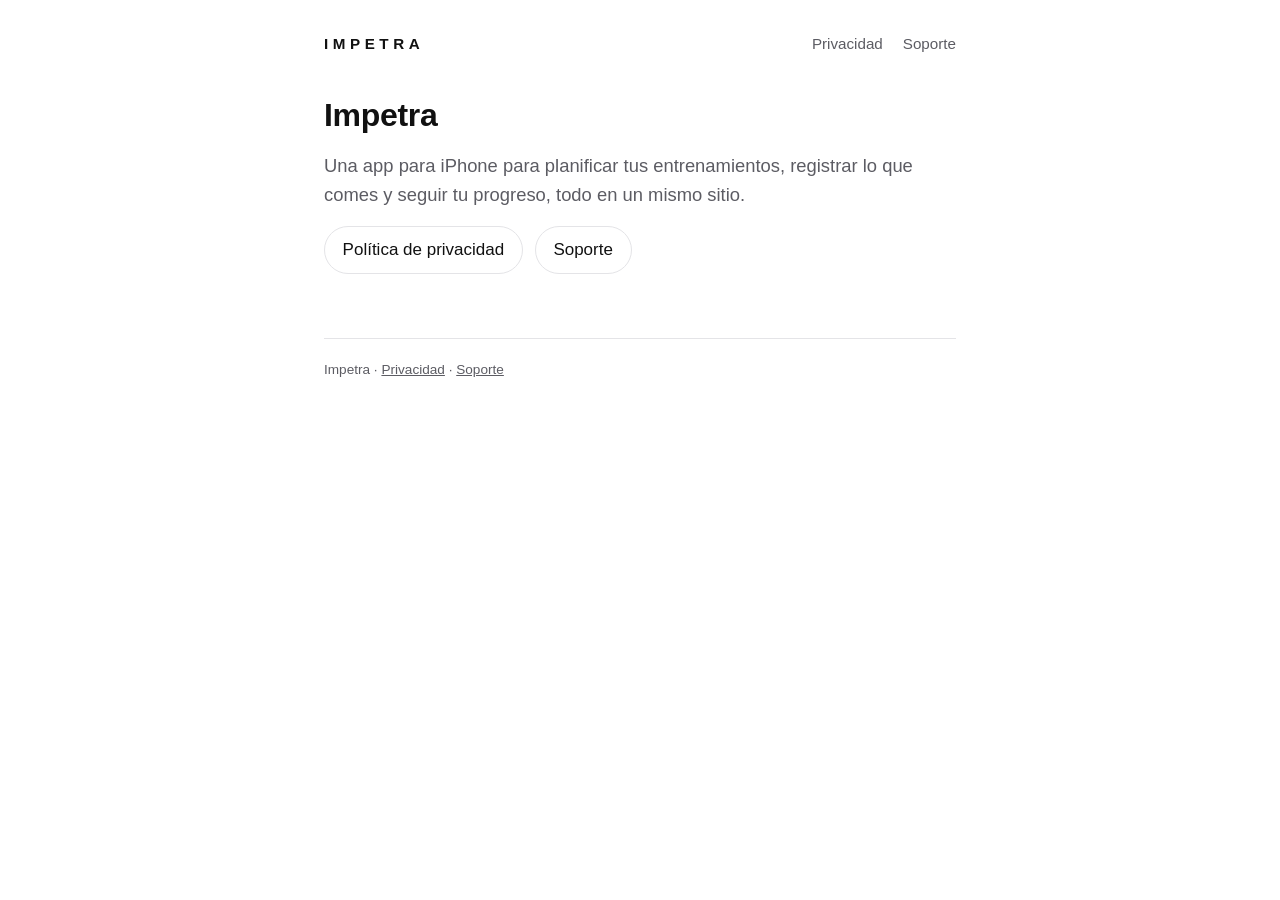
<file: index.html>
<!doctype html>
<html lang="es">
<head>
<meta charset="utf-8">
<meta name="viewport" content="width=device-width, initial-scale=1">
<title>Impetra</title>
<meta name="description" content="Impetra es una app para iPhone para planificar tus entrenamientos, registrar lo que comes y seguir tu progreso.">
<meta name="color-scheme" content="light dark">
<meta name="theme-color" content="#ffffff" media="(prefers-color-scheme: light)">
<meta name="theme-color" content="#000000" media="(prefers-color-scheme: dark)">
<link rel="canonical" href="https://impetra.es/">
<link rel="stylesheet" href="./styles.css">
</head>
<body>
<div class="wrap">
<header>
<a class="wordmark" href="./" aria-label="Impetra, inicio">IMPETRA</a>
<nav aria-label="Principal"><a href="./privacidad/">Privacidad</a><a href="./soporte/">Soporte</a></nav>
</header>
<main>
<h1>Impetra</h1>
<p class="lead">Una app para iPhone para planificar tus entrenamientos, registrar lo que comes y seguir tu progreso, todo en un mismo sitio.</p>
<ul class="links">
<li><a href="./privacidad/">Política de privacidad</a></li>
<li><a href="./soporte/">Soporte</a></li>
</ul>
</main>
<footer>
<p>Impetra · <a href="./privacidad/">Privacidad</a> · <a href="./soporte/">Soporte</a></p>
</footer>
</div>
</body>
</html>
</file>
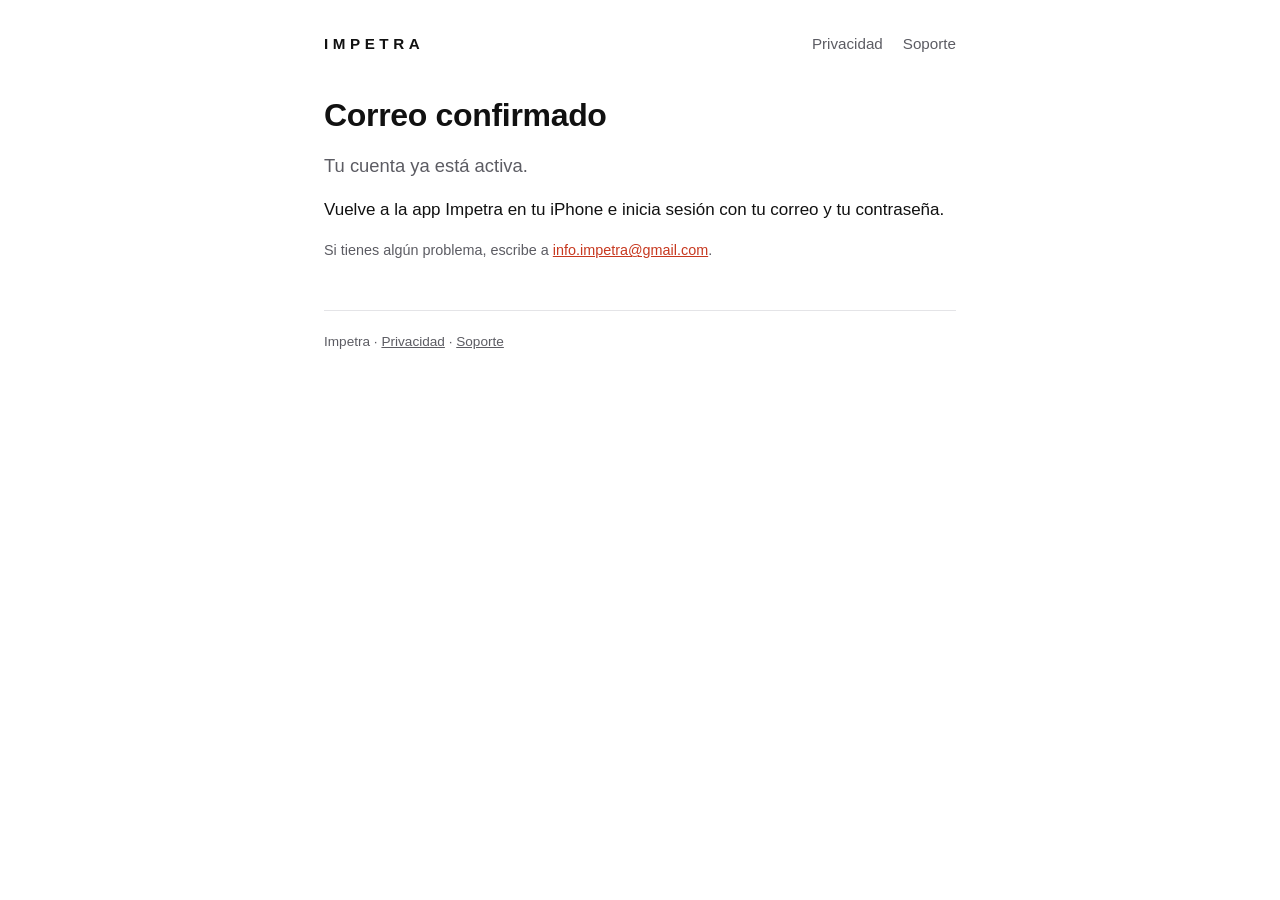
<file: confirmado/index.html>
<!doctype html>
<html lang="es">
<head>
<meta charset="utf-8">
<meta name="viewport" content="width=device-width, initial-scale=1">
<title>Correo confirmado · Impetra</title>
<meta name="description" content="Tu correo está confirmado. Vuelve a la app Impetra e inicia sesión.">
<meta name="color-scheme" content="light dark">
<meta name="theme-color" content="#ffffff" media="(prefers-color-scheme: light)">
<meta name="theme-color" content="#000000" media="(prefers-color-scheme: dark)">
<meta name="robots" content="noindex">
<link rel="canonical" href="https://impetra.es/confirmado/">
<link rel="stylesheet" href="../styles.css">
</head>
<body>
<div class="wrap">
<header>
<a class="wordmark" href="../" aria-label="Impetra, inicio">IMPETRA</a>
<nav aria-label="Principal"><a href="../privacidad/">Privacidad</a><a href="../soporte/">Soporte</a></nav>
</header>
<main>
<h1>Correo confirmado</h1>
<p class="lead">Tu cuenta ya está activa.</p>
<p>Vuelve a la app Impetra en tu iPhone e inicia sesión con tu correo y tu contraseña.</p>
<p class="meta">Si tienes algún problema, escribe a <a href="mailto:info.impetra@gmail.com">info.impetra@gmail.com</a>.</p>
</main>
<footer>
<p>Impetra · <a href="../privacidad/">Privacidad</a> · <a href="../soporte/">Soporte</a></p>
</footer>
</div>
</body>
</html>
</file>
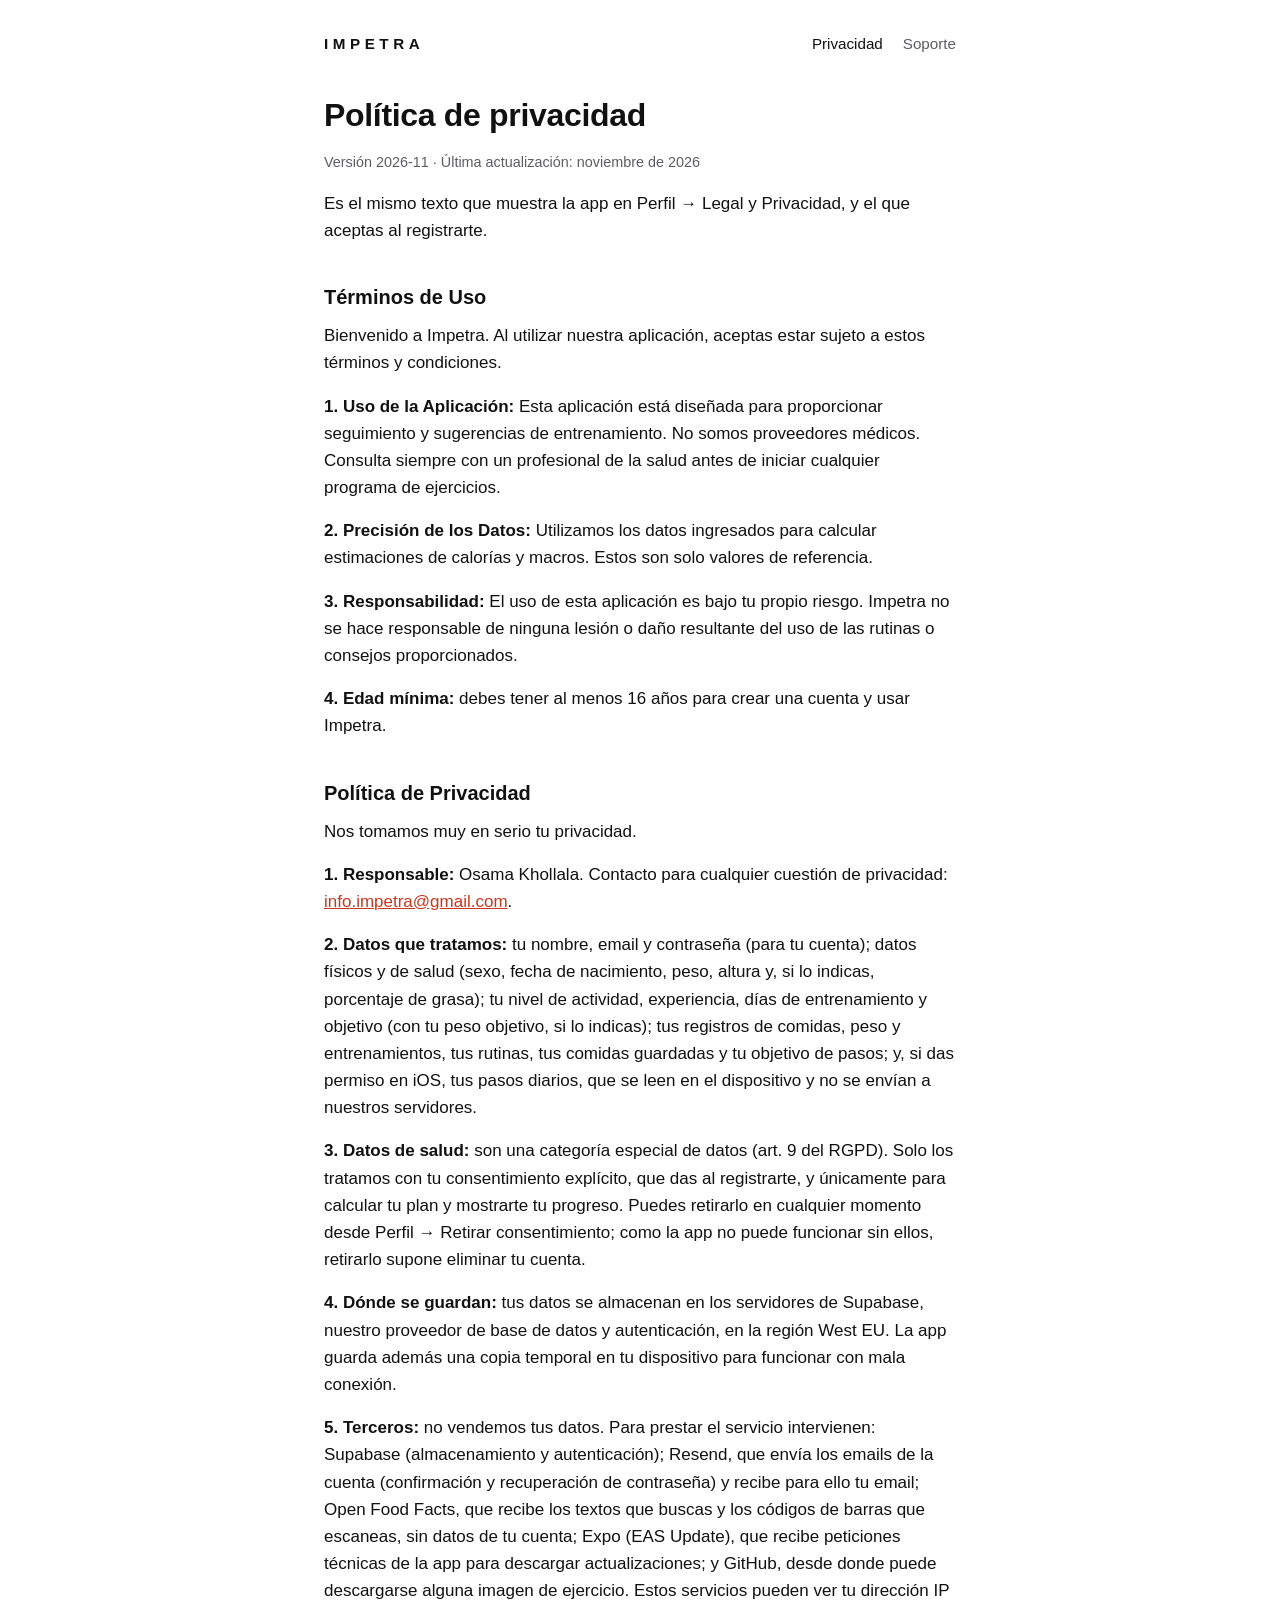
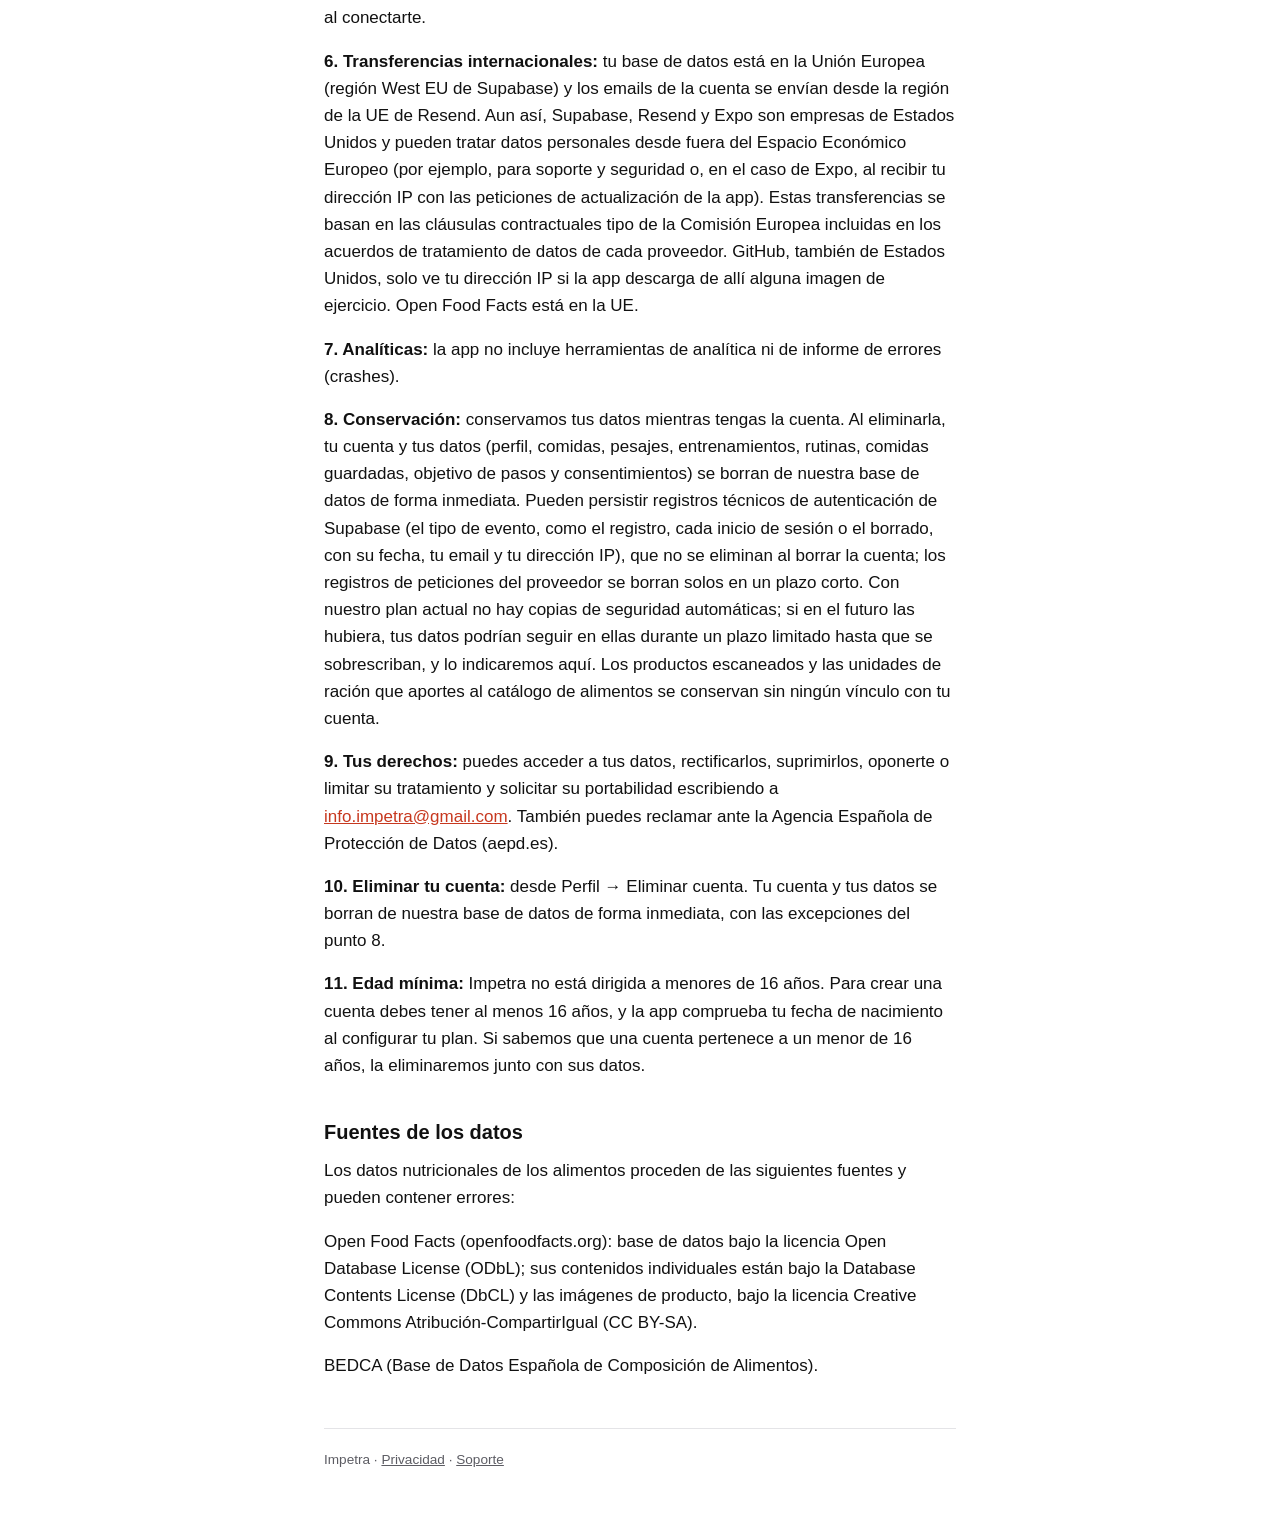
<file: privacidad/index.html>
<!doctype html>
<html lang="es">
<head>
<meta charset="utf-8">
<meta name="viewport" content="width=device-width, initial-scale=1">
<title>Política de privacidad · Impetra</title>
<meta name="description" content="Política de privacidad, términos de uso y fuentes de datos de Impetra: los mismos textos que acepta el usuario en la app.">
<meta name="color-scheme" content="light dark">
<meta name="theme-color" content="#ffffff" media="(prefers-color-scheme: light)">
<meta name="theme-color" content="#000000" media="(prefers-color-scheme: dark)">
<link rel="canonical" href="https://impetra.es/privacidad/">
<link rel="stylesheet" href="../styles.css">
</head>
<body>
<div class="wrap">
<header>
<a class="wordmark" href="../" aria-label="Impetra, inicio">IMPETRA</a>
<nav aria-label="Principal"><a href="../privacidad/" aria-current="page">Privacidad</a><a href="../soporte/">Soporte</a></nav>
</header>
<main>
<h1>Política de privacidad</h1>
<p class="meta">Versión <span data-policy-version>2026-11</span> · Última actualización: noviembre de 2026</p>
<p>Es el mismo texto que muestra la app en Perfil → Legal y Privacidad, y el que aceptas al registrarte.</p>
<section id="terminos-de-uso">
<h2>Términos de Uso</h2>
<p>Bienvenido a Impetra. Al utilizar nuestra aplicación, aceptas estar sujeto a estos términos y condiciones.</p>
<p><strong>1. Uso de la Aplicación:</strong> Esta aplicación está diseñada para proporcionar seguimiento y sugerencias de entrenamiento. No somos proveedores médicos. Consulta siempre con un profesional de la salud antes de iniciar cualquier programa de ejercicios.</p>
<p><strong>2. Precisión de los Datos:</strong> Utilizamos los datos ingresados para calcular estimaciones de calorías y macros. Estos son solo valores de referencia.</p>
<p><strong>3. Responsabilidad:</strong> El uso de esta aplicación es bajo tu propio riesgo. Impetra no se hace responsable de ninguna lesión o daño resultante del uso de las rutinas o consejos proporcionados.</p>
<p><strong>4. Edad mínima:</strong> debes tener al menos 16 años para crear una cuenta y usar Impetra.</p>
</section>
<section id="politica-de-privacidad">
<h2>Política de Privacidad</h2>
<p>Nos tomamos muy en serio tu privacidad.</p>
<p><strong>1. Responsable:</strong> Osama Khollala. Contacto para cualquier cuestión de privacidad: <a href="mailto:info.impetra@gmail.com">info.impetra@gmail.com</a>.</p>
<p><strong>2. Datos que tratamos:</strong> tu nombre, email y contraseña (para tu cuenta); datos físicos y de salud (sexo, fecha de nacimiento, peso, altura y, si lo indicas, porcentaje de grasa); tu nivel de actividad, experiencia, días de entrenamiento y objetivo (con tu peso objetivo, si lo indicas); tus registros de comidas, peso y entrenamientos, tus rutinas, tus comidas guardadas y tu objetivo de pasos; y, si das permiso en iOS, tus pasos diarios, que se leen en el dispositivo y no se envían a nuestros servidores.</p>
<p><strong>3. Datos de salud:</strong> son una categoría especial de datos (art. 9 del RGPD). Solo los tratamos con tu consentimiento explícito, que das al registrarte, y únicamente para calcular tu plan y mostrarte tu progreso. Puedes retirarlo en cualquier momento desde Perfil → Retirar consentimiento; como la app no puede funcionar sin ellos, retirarlo supone eliminar tu cuenta.</p>
<p><strong>4. Dónde se guardan:</strong> tus datos se almacenan en los servidores de Supabase, nuestro proveedor de base de datos y autenticación, en la región West EU. La app guarda además una copia temporal en tu dispositivo para funcionar con mala conexión.</p>
<p><strong>5. Terceros:</strong> no vendemos tus datos. Para prestar el servicio intervienen: Supabase (almacenamiento y autenticación); Resend, que envía los emails de la cuenta (confirmación y recuperación de contraseña) y recibe para ello tu email; Open Food Facts, que recibe los textos que buscas y los códigos de barras que escaneas, sin datos de tu cuenta; Expo (EAS Update), que recibe peticiones técnicas de la app para descargar actualizaciones; y GitHub, desde donde puede descargarse alguna imagen de ejercicio. Estos servicios pueden ver tu dirección IP al conectarte.</p>
<p><strong>6. Transferencias internacionales:</strong> tu base de datos está en la Unión Europea (región West EU de Supabase) y los emails de la cuenta se envían desde la región de la UE de Resend. Aun así, Supabase, Resend y Expo son empresas de Estados Unidos y pueden tratar datos personales desde fuera del Espacio Económico Europeo (por ejemplo, para soporte y seguridad o, en el caso de Expo, al recibir tu dirección IP con las peticiones de actualización de la app). Estas transferencias se basan en las cláusulas contractuales tipo de la Comisión Europea incluidas en los acuerdos de tratamiento de datos de cada proveedor. GitHub, también de Estados Unidos, solo ve tu dirección IP si la app descarga de allí alguna imagen de ejercicio. Open Food Facts está en la UE.</p>
<p><strong>7. Analíticas:</strong> la app no incluye herramientas de analítica ni de informe de errores (crashes).</p>
<p><strong>8. Conservación:</strong> conservamos tus datos mientras tengas la cuenta. Al eliminarla, tu cuenta y tus datos (perfil, comidas, pesajes, entrenamientos, rutinas, comidas guardadas, objetivo de pasos y consentimientos) se borran de nuestra base de datos de forma inmediata. Pueden persistir registros técnicos de autenticación de Supabase (el tipo de evento, como el registro, cada inicio de sesión o el borrado, con su fecha, tu email y tu dirección IP), que no se eliminan al borrar la cuenta; los registros de peticiones del proveedor se borran solos en un plazo corto. Con nuestro plan actual no hay copias de seguridad automáticas; si en el futuro las hubiera, tus datos podrían seguir en ellas durante un plazo limitado hasta que se sobrescriban, y lo indicaremos aquí. Los productos escaneados y las unidades de ración que aportes al catálogo de alimentos se conservan sin ningún vínculo con tu cuenta.</p>
<p><strong>9. Tus derechos:</strong> puedes acceder a tus datos, rectificarlos, suprimirlos, oponerte o limitar su tratamiento y solicitar su portabilidad escribiendo a <a href="mailto:info.impetra@gmail.com">info.impetra@gmail.com</a>. También puedes reclamar ante la Agencia Española de Protección de Datos (aepd.es).</p>
<p><strong>10. Eliminar tu cuenta:</strong> desde Perfil → Eliminar cuenta. Tu cuenta y tus datos se borran de nuestra base de datos de forma inmediata, con las excepciones del punto 8.</p>
<p><strong>11. Edad mínima:</strong> Impetra no está dirigida a menores de 16 años. Para crear una cuenta debes tener al menos 16 años, y la app comprueba tu fecha de nacimiento al configurar tu plan. Si sabemos que una cuenta pertenece a un menor de 16 años, la eliminaremos junto con sus datos.</p>
</section>
<section id="fuentes-de-los-datos">
<h2>Fuentes de los datos</h2>
<p>Los datos nutricionales de los alimentos proceden de las siguientes fuentes y pueden contener errores:</p>
<p>Open Food Facts (openfoodfacts.org): base de datos bajo la licencia Open Database License (ODbL); sus contenidos individuales están bajo la Database Contents License (DbCL) y las imágenes de producto, bajo la licencia Creative Commons Atribución-CompartirIgual (CC BY-SA).</p>
<p>BEDCA (Base de Datos Española de Composición de Alimentos).</p>
</section>
</main>
<footer>
<p>Impetra · <a href="../privacidad/">Privacidad</a> · <a href="../soporte/">Soporte</a></p>
</footer>
</div>
</body>
</html>
</file>
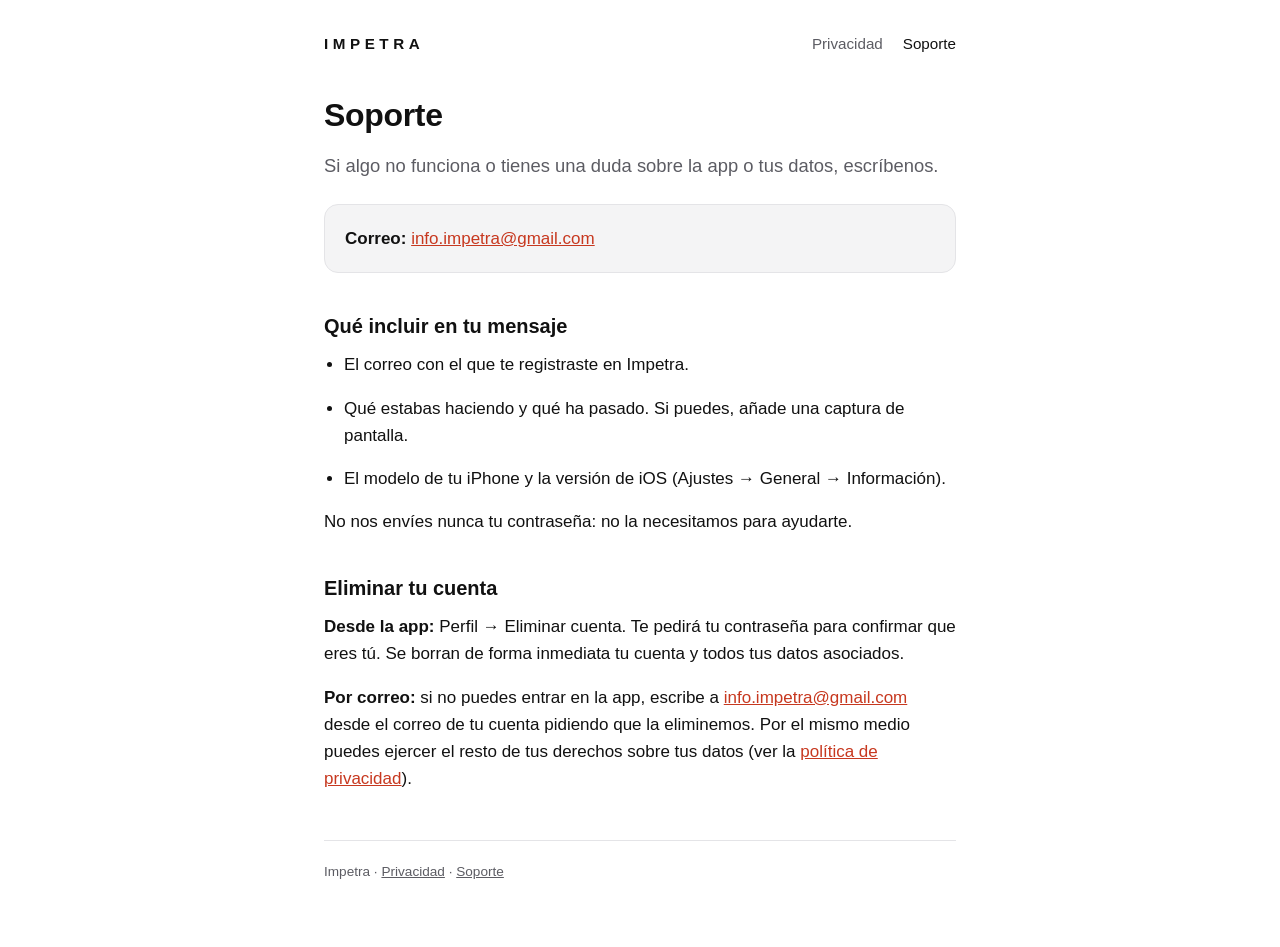
<file: soporte/index.html>
<!doctype html>
<html lang="es">
<head>
<meta charset="utf-8">
<meta name="viewport" content="width=device-width, initial-scale=1">
<title>Soporte · Impetra</title>
<meta name="description" content="Cómo contactar con Impetra, qué incluir en tu mensaje y cómo eliminar tu cuenta.">
<meta name="color-scheme" content="light dark">
<meta name="theme-color" content="#ffffff" media="(prefers-color-scheme: light)">
<meta name="theme-color" content="#000000" media="(prefers-color-scheme: dark)">
<link rel="canonical" href="https://impetra.es/soporte/">
<link rel="stylesheet" href="../styles.css">
</head>
<body>
<div class="wrap">
<header>
<a class="wordmark" href="../" aria-label="Impetra, inicio">IMPETRA</a>
<nav aria-label="Principal"><a href="../privacidad/">Privacidad</a><a href="../soporte/" aria-current="page">Soporte</a></nav>
</header>
<main>
<h1>Soporte</h1>
<p class="lead">Si algo no funciona o tienes una duda sobre la app o tus datos, escríbenos.</p>
<div class="card">
<p><strong>Correo:</strong> <a href="mailto:info.impetra@gmail.com">info.impetra@gmail.com</a></p>
</div>
<h2>Qué incluir en tu mensaje</h2>
<ul>
<li>El correo con el que te registraste en Impetra.</li>
<li>Qué estabas haciendo y qué ha pasado. Si puedes, añade una captura de pantalla.</li>
<li>El modelo de tu iPhone y la versión de iOS (Ajustes → General → Información).</li>
</ul>
<p>No nos envíes nunca tu contraseña: no la necesitamos para ayudarte.</p>
<h2>Eliminar tu cuenta</h2>
<p><strong>Desde la app:</strong> Perfil → Eliminar cuenta. Te pedirá tu contraseña para confirmar que eres tú. Se borran de forma inmediata tu cuenta y todos tus datos asociados.</p>
<p><strong>Por correo:</strong> si no puedes entrar en la app, escribe a <a href="mailto:info.impetra@gmail.com">info.impetra@gmail.com</a> desde el correo de tu cuenta pidiendo que la eliminemos. Por el mismo medio puedes ejercer el resto de tus derechos sobre tus datos (ver la <a href="../privacidad/">política de privacidad</a>).</p>
</main>
<footer>
<p>Impetra · <a href="../privacidad/">Privacidad</a> · <a href="../soporte/">Soporte</a></p>
</footer>
</div>
</body>
</html>
</file>
<file: styles.css>
:root {
  --bg: #ffffff;
  --surface: #f4f4f5;
  --text: #111111;
  --muted: #5c5c63;
  --border: #e4e4e7;
  --accent: #c7381f;
  color-scheme: light;
}
@media (prefers-color-scheme: dark) {
  :root {
    --bg: #000000;
    --surface: #111113;
    --text: #f4f4f5;
    --muted: #a1a1aa;
    --border: #27272a;
    --accent: #ff5a36;
    color-scheme: dark;
  }
}
* { box-sizing: border-box; }
html { -webkit-text-size-adjust: 100%; }
body {
  margin: 0;
  background: var(--bg);
  color: var(--text);
  font: 17px/1.6 -apple-system, BlinkMacSystemFont, "Segoe UI", Roboto, "Helvetica Neue", Arial, sans-serif;
}
.wrap { max-width: 42rem; margin: 0 auto; padding: 2rem 1.25rem 3rem; }
header { display: flex; flex-wrap: wrap; align-items: baseline; justify-content: space-between; gap: 0.75rem 1.5rem; margin-bottom: 2.5rem; }
.wordmark { font-weight: 800; letter-spacing: 0.3em; font-size: 0.95rem; color: var(--text); text-decoration: none; }
nav { display: flex; gap: 1.25rem; font-size: 0.95rem; }
nav a { color: var(--muted); text-decoration: none; }
nav a:hover, nav a[aria-current="page"] { color: var(--text); }
h1 { font-size: 2rem; line-height: 1.2; margin: 0 0 1rem; letter-spacing: -0.01em; }
h2 { font-size: 1.25rem; line-height: 1.3; margin: 2.5rem 0 0.75rem; }
p, li { margin: 0 0 1rem; }
ul, ol { padding-left: 1.25rem; margin: 0 0 1rem; }
a { color: var(--accent); }
.lead { font-size: 1.15rem; color: var(--muted); }
.meta { color: var(--muted); font-size: 0.9rem; }
.card { background: var(--surface); border: 1px solid var(--border); border-radius: 14px; padding: 1.25rem; margin: 1.5rem 0; }
.card p:last-child { margin-bottom: 0; }
.links { list-style: none; padding: 0; display: flex; flex-wrap: wrap; gap: 0.75rem; }
.links a { display: inline-block; padding: 0.6rem 1.1rem; border: 1px solid var(--border); border-radius: 999px; color: var(--text); text-decoration: none; }
.links a:hover { border-color: var(--accent); }
footer { margin-top: 3rem; padding-top: 1.25rem; border-top: 1px solid var(--border); color: var(--muted); font-size: 0.85rem; }
footer a { color: var(--muted); }
</file>
